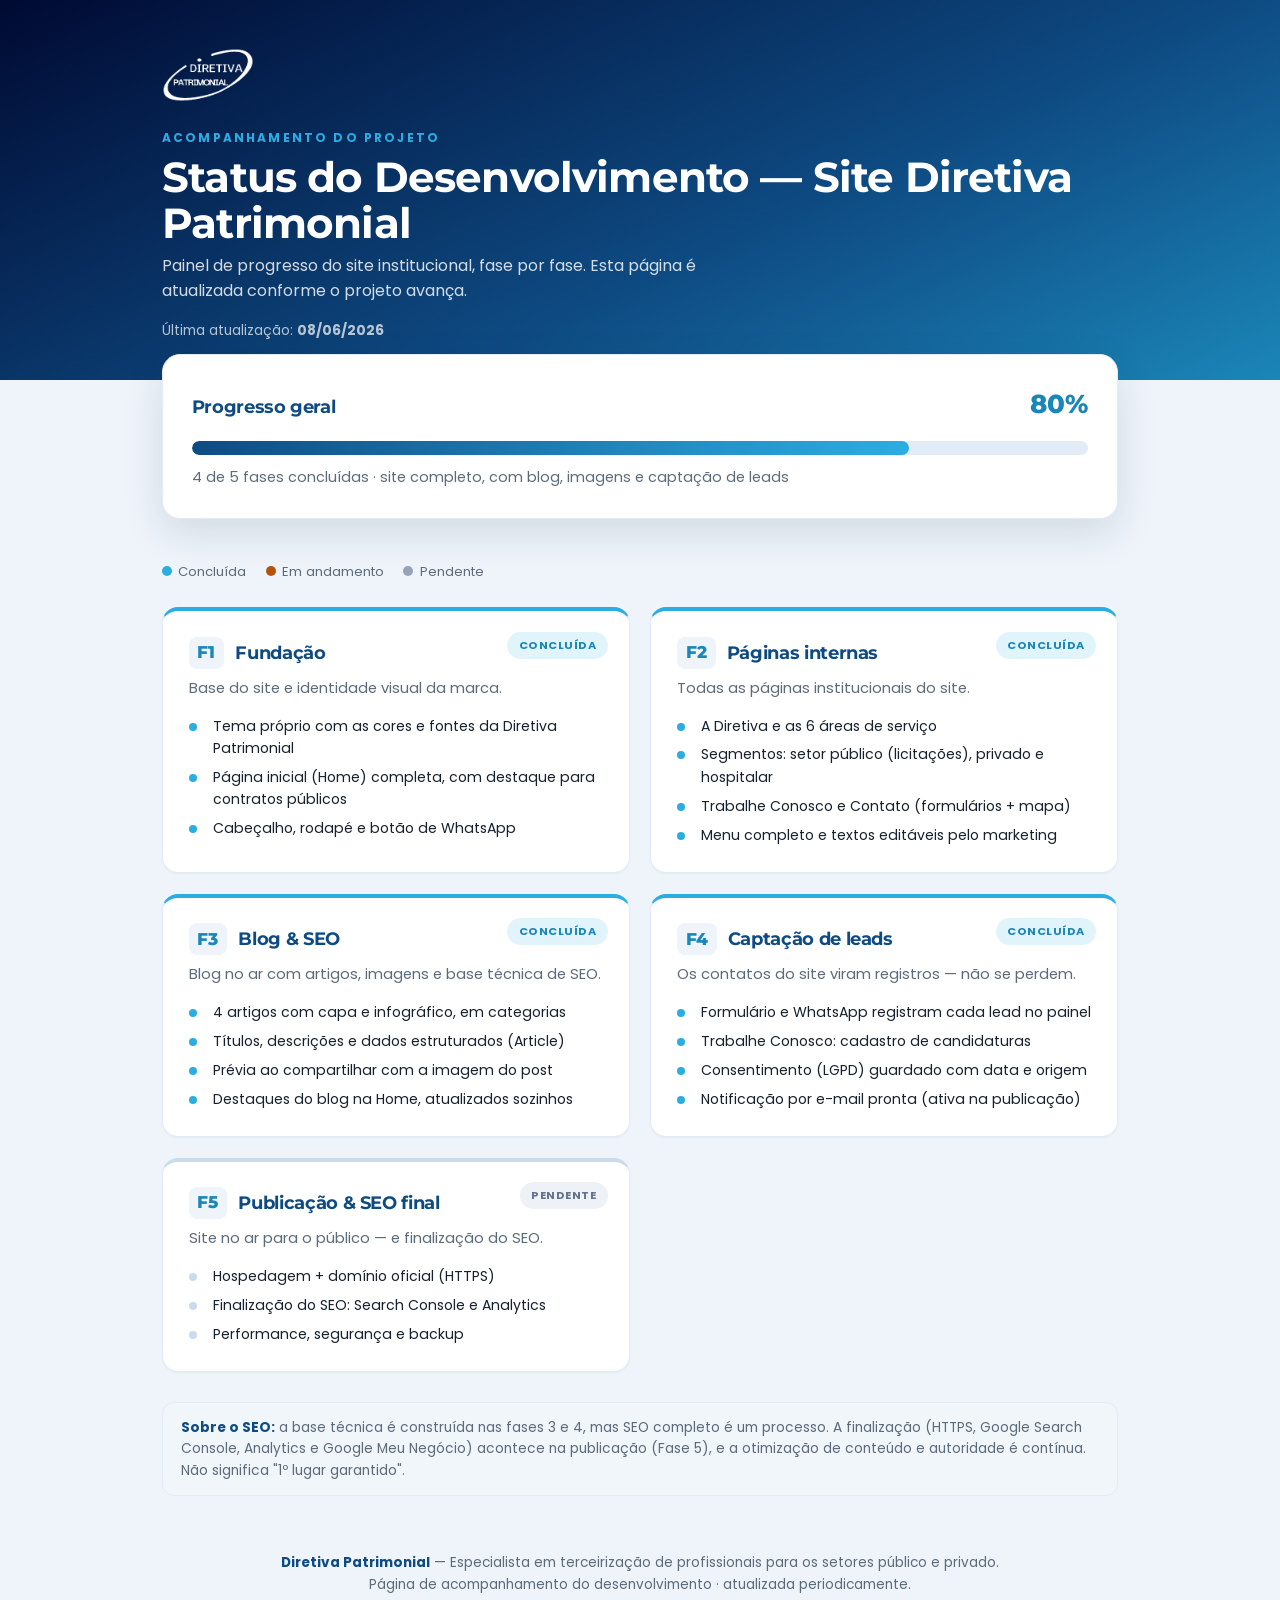
<file: index.html>
<!DOCTYPE html>
<html lang="pt-BR">
<head>
<meta charset="UTF-8" />
<meta name="viewport" content="width=device-width, initial-scale=1.0" />
<title>Status do Desenvolvimento — Site Diretiva Patrimonial</title>
<meta name="description" content="Acompanhe o andamento do desenvolvimento do site institucional da Diretiva Patrimonial." />
<meta property="og:title" content="Status do Desenvolvimento — Site Diretiva Patrimonial" />
<meta property="og:description" content="Acompanhe o andamento do projeto, fase por fase." />
<meta name="robots" content="noindex" />
<link rel="preconnect" href="https://fonts.googleapis.com" />
<link rel="preconnect" href="https://fonts.gstatic.com" crossorigin />
<link href="https://fonts.googleapis.com/css2?family=Montserrat:wght@600;700;800;900&family=Poppins:wght@400;500;600&display=swap" rel="stylesheet" />
<style>
  :root{
    --navy:#0E4B83; --navy-dark:#000A32; --cyan:#2CADE2; --cyan600:#1B86B8;
    --light:#EEF4FA; --light100:#E2ECF6; --light200:#CADCEC; --ink:#15212E; --muted:#5C6B7A; --white:#fff;
    --amber:#B45309; --gray:#94A3B8;
  }
  *{box-sizing:border-box;margin:0;padding:0;}
  body{font-family:"Poppins",system-ui,sans-serif;color:var(--ink);background:var(--light);line-height:1.6;}
  .wrap{max-width:1000px;margin:0 auto;padding:0 22px;}
  h1,h2,h3{font-family:"Montserrat",sans-serif;letter-spacing:-.02em;line-height:1.1;}

  header{background:linear-gradient(155deg,#000A32,#0E4B83 60%,#1B86B8);color:#fff;padding:3rem 0 2.4rem;}
  .brandrow{display:flex;align-items:center;gap:1rem;margin-bottom:1.6rem;}
  .brandrow img{height:54px;}
  .eyebrow{text-transform:uppercase;letter-spacing:.18em;font-size:.75rem;font-weight:700;color:var(--cyan);}
  header h1{color:#fff;font-size:clamp(1.7rem,4vw,2.6rem);margin:.5rem 0 .4rem;}
  header p{color:rgba(255,255,255,.82);max-width:560px;}
  .updated{margin-top:1rem;font-size:.85rem;color:rgba(255,255,255,.7);}

  /* Overall progress */
  .overall{background:#fff;border:1px solid var(--light100);border-radius:18px;padding:1.8rem;margin-top:-1.6rem;box-shadow:0 14px 40px rgba(8,30,55,.12);}
  .overall .top{display:flex;justify-content:space-between;align-items:baseline;flex-wrap:wrap;gap:.5rem;margin-bottom:1rem;}
  .overall h2{font-size:1.15rem;color:var(--navy);}
  .pct{font-family:"Montserrat";font-weight:800;font-size:1.6rem;color:var(--cyan600);}
  .bar{height:14px;background:var(--light100);border-radius:99px;overflow:hidden;}
  .bar > span{display:block;height:100%;width:80%;background:linear-gradient(90deg,var(--navy),var(--cyan));border-radius:99px;}
  .countline{margin-top:.7rem;font-size:.9rem;color:var(--muted);}

  section.phases{padding:2.6rem 0 1rem;}
  .legend{display:flex;gap:1.2rem;flex-wrap:wrap;font-size:.82rem;color:var(--muted);margin-bottom:1.6rem;}
  .legend span{display:inline-flex;align-items:center;gap:.4rem;}
  .dot{width:10px;height:10px;border-radius:50%;}
  .dot.done{background:var(--cyan);} .dot.doing{background:var(--amber);} .dot.todo{background:var(--gray);}

  .grid{display:grid;grid-template-columns:repeat(2,1fr);gap:1.3rem;}
  .card{background:#fff;border:1px solid var(--light100);border-radius:16px;padding:1.6rem;position:relative;box-shadow:0 1px 2px rgba(8,30,55,.05);transition:transform .25s,box-shadow .25s;}
  .card:hover{transform:translateY(-4px);box-shadow:0 14px 34px rgba(8,30,55,.12);}
  .card.done{border-top:4px solid var(--cyan);}
  .card.doing{border-top:4px solid var(--amber);}
  .card.todo{border-top:4px solid var(--light200);}
  .ph{display:flex;align-items:center;gap:.7rem;margin-bottom:.5rem;}
  .ph .num{font-family:"Montserrat";font-weight:800;font-size:1.05rem;color:var(--cyan600);background:var(--light);border-radius:8px;padding:.15rem .55rem;}
  .ph h3{font-size:1.1rem;color:var(--navy);}
  .badge{position:absolute;top:1.3rem;right:1.3rem;font-size:.7rem;font-weight:700;text-transform:uppercase;letter-spacing:.05em;padding:.28rem .7rem;border-radius:99px;}
  .badge.done{background:#E2F4FB;color:var(--cyan600);}
  .badge.doing{background:#FEF3E2;color:var(--amber);}
  .badge.todo{background:#EEF2F6;color:#64748B;}
  .card p.desc{color:var(--muted);font-size:.92rem;margin:.3rem 0 .9rem;}
  .card ul{list-style:none;display:flex;flex-direction:column;gap:.4rem;}
  .card li{font-size:.88rem;padding-left:1.5rem;position:relative;color:var(--ink);}
  .card li::before{content:"";position:absolute;left:0;top:.5rem;width:8px;height:8px;border-radius:50%;background:var(--light200);}
  .card.done li::before{background:var(--cyan);}

  footer{text-align:center;padding:2.5rem 0 3rem;color:var(--muted);font-size:.85rem;}
  footer strong{color:var(--navy);}

  @media (max-width:720px){ .grid{grid-template-columns:1fr;} }
</style>
</head>
<body>

<header>
  <div class="wrap">
    <div class="brandrow">
      <img src="assets/logo.png" alt="Diretiva Patrimonial" onerror="this.style.display='none'" />
    </div>
    <p class="eyebrow">Acompanhamento do projeto</p>
    <h1>Status do Desenvolvimento — Site Diretiva Patrimonial</h1>
    <p>Painel de progresso do site institucional, fase por fase. Esta página é atualizada conforme o projeto avança.</p>
    <p class="updated">Última atualização: <strong>08/06/2026</strong></p>
  </div>
</header>

<div class="wrap">
  <div class="overall">
    <div class="top">
      <h2>Progresso geral</h2>
      <span class="pct">80%</span>
    </div>
    <div class="bar"><span></span></div>
    <p class="countline">4 de 5 fases concluídas · site completo, com blog, imagens e captação de leads</p>
  </div>
</div>

<section class="phases">
  <div class="wrap">
    <div class="legend">
      <span><i class="dot done"></i> Concluída</span>
      <span><i class="dot doing"></i> Em andamento</span>
      <span><i class="dot todo"></i> Pendente</span>
    </div>

    <div class="grid">

      <article class="card done">
        <span class="badge done">Concluída</span>
        <div class="ph"><span class="num">F1</span><h3>Fundação</h3></div>
        <p class="desc">Base do site e identidade visual da marca.</p>
        <ul>
          <li>Tema próprio com as cores e fontes da Diretiva Patrimonial</li>
          <li>Página inicial (Home) completa, com destaque para contratos públicos</li>
          <li>Cabeçalho, rodapé e botão de WhatsApp</li>
        </ul>
      </article>

      <article class="card done">
        <span class="badge done">Concluída</span>
        <div class="ph"><span class="num">F2</span><h3>Páginas internas</h3></div>
        <p class="desc">Todas as páginas institucionais do site.</p>
        <ul>
          <li>A Diretiva e as 6 áreas de serviço</li>
          <li>Segmentos: setor público (licitações), privado e hospitalar</li>
          <li>Trabalhe Conosco e Contato (formulários + mapa)</li>
          <li>Menu completo e textos editáveis pelo marketing</li>
        </ul>
      </article>

      <article class="card done">
        <span class="badge done">Concluída</span>
        <div class="ph"><span class="num">F3</span><h3>Blog &amp; SEO</h3></div>
        <p class="desc">Blog no ar com artigos, imagens e base técnica de SEO.</p>
        <ul>
          <li>4 artigos com capa e infográfico, em categorias</li>
          <li>Títulos, descrições e dados estruturados (Article)</li>
          <li>Prévia ao compartilhar com a imagem do post</li>
          <li>Destaques do blog na Home, atualizados sozinhos</li>
        </ul>
      </article>

      <article class="card done">
        <span class="badge done">Concluída</span>
        <div class="ph"><span class="num">F4</span><h3>Captação de leads</h3></div>
        <p class="desc">Os contatos do site viram registros — não se perdem.</p>
        <ul>
          <li>Formulário e WhatsApp registram cada lead no painel</li>
          <li>Trabalhe Conosco: cadastro de candidaturas</li>
          <li>Consentimento (LGPD) guardado com data e origem</li>
          <li>Notificação por e-mail pronta (ativa na publicação)</li>
        </ul>
      </article>

      <article class="card todo">
        <span class="badge todo">Pendente</span>
        <div class="ph"><span class="num">F5</span><h3>Publicação &amp; SEO final</h3></div>
        <p class="desc">Site no ar para o público — e finalização do SEO.</p>
        <ul>
          <li>Hospedagem + domínio oficial (HTTPS)</li>
          <li>Finalização do SEO: Search Console e Analytics</li>
          <li>Performance, segurança e backup</li>
        </ul>
      </article>

    </div>

    <p style="max-width:1000px;margin:1.9rem auto 0;font-size:.86rem;color:#5C6B7A;background:#F1F6FB;border:1px solid #E2ECF6;border-radius:12px;padding:14px 18px;line-height:1.55;">
      <strong style="color:#0E4B83;">Sobre o SEO:</strong> a base técnica é construída nas fases 3 e 4, mas SEO completo é um processo. A finalização (HTTPS, Google Search Console, Analytics e Google Meu Negócio) acontece na publicação (Fase 5), e a otimização de conteúdo e autoridade é contínua. Não significa "1º lugar garantido".
    </p>
  </div>
</section>

<footer>
  <div class="wrap">
    <p><strong>Diretiva Patrimonial</strong> — Especialista em terceirização de profissionais para os setores público e privado.</p>
    <p>Página de acompanhamento do desenvolvimento · atualizada periodicamente.</p>
  </div>
</footer>

</body>
</html>
</file>
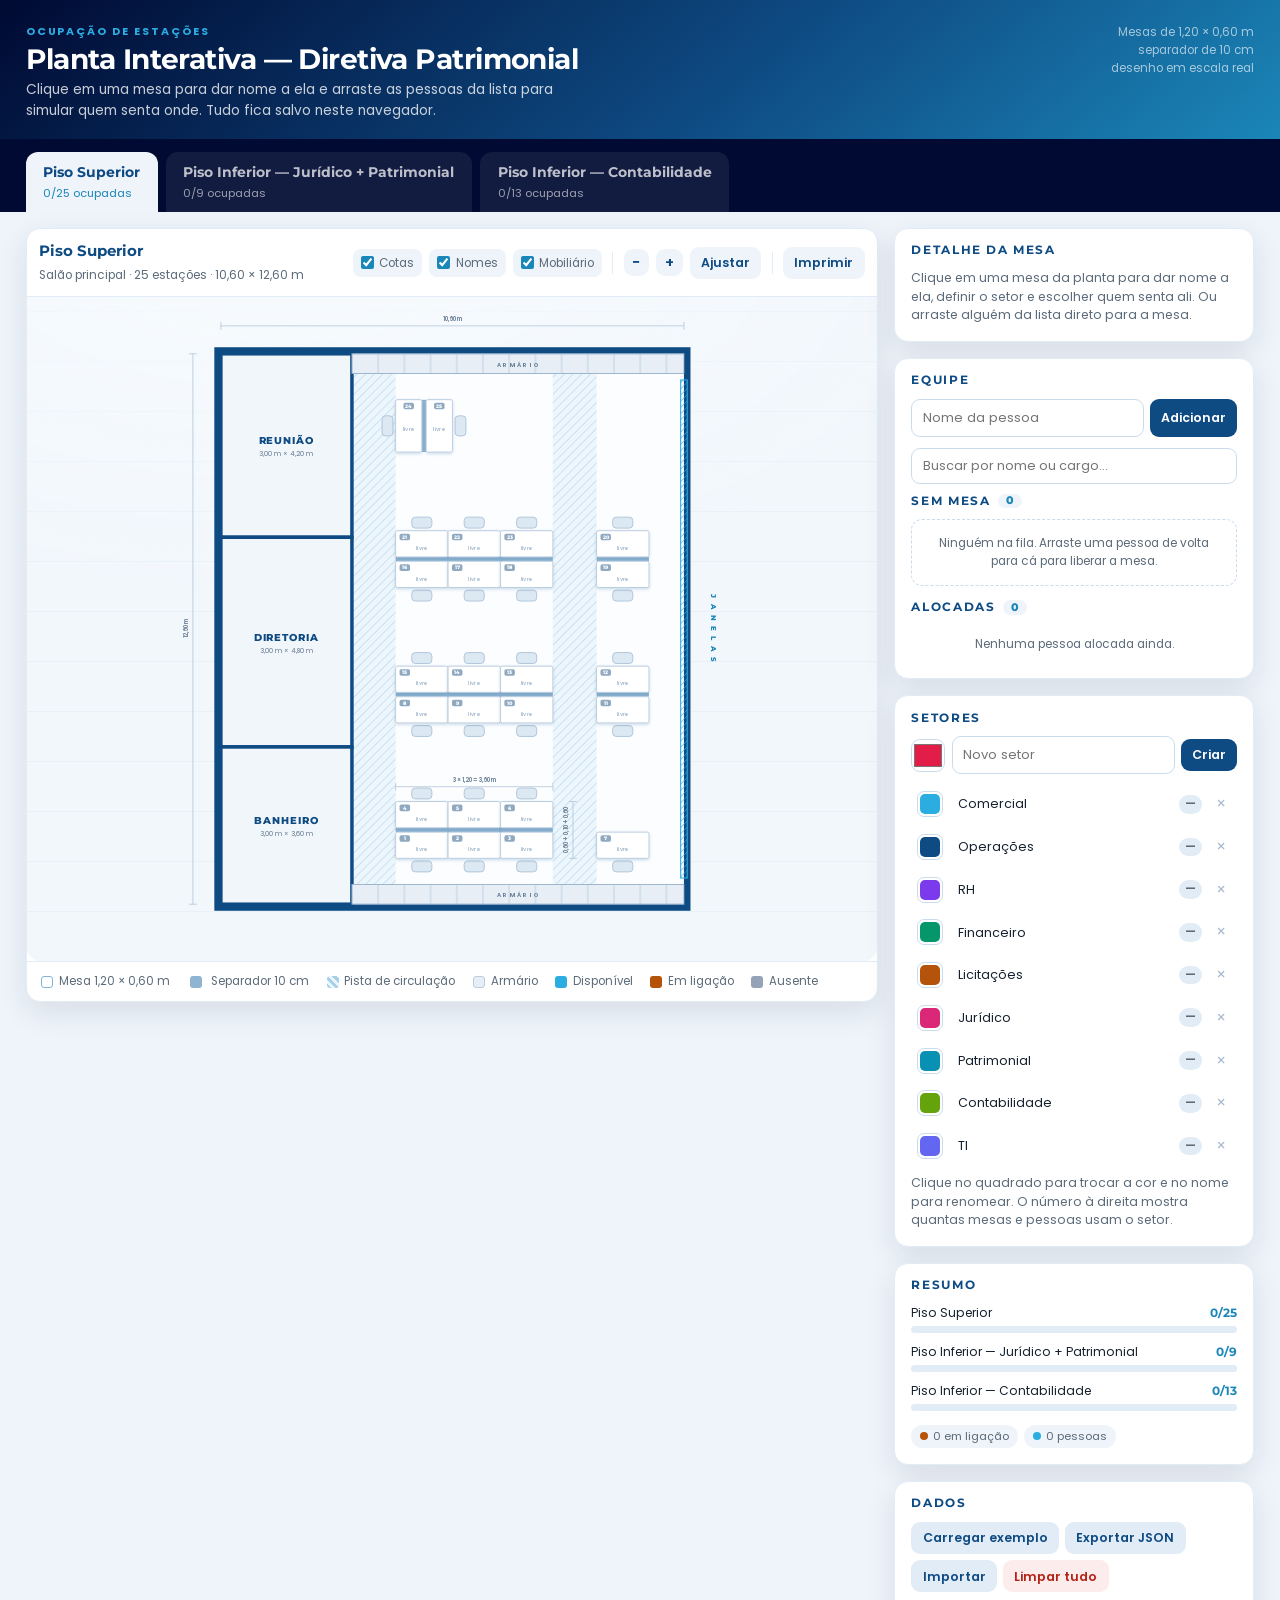
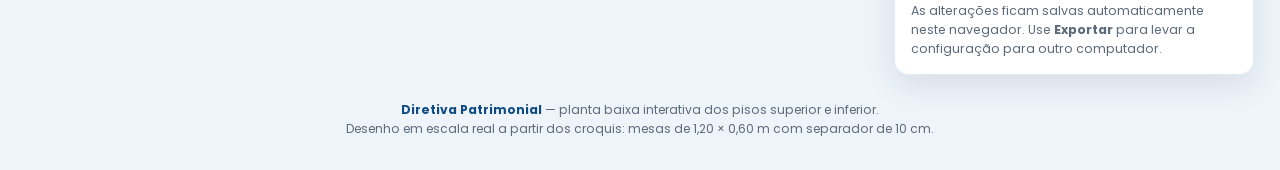
<file: planta/index.html>
<!DOCTYPE html>
<html lang="pt-BR">
<head>
<meta charset="UTF-8" />
<meta name="viewport" content="width=device-width, initial-scale=1.0" />
<title>Planta Interativa — Diretiva Patrimonial</title>
<meta name="description" content="Planta baixa interativa dos pisos da Diretiva Patrimonial: nomeie as mesas e arraste as pessoas para simular a ocupação." />
<meta name="robots" content="noindex" />
<link rel="preconnect" href="https://fonts.googleapis.com" />
<link rel="preconnect" href="https://fonts.gstatic.com" crossorigin />
<link href="https://fonts.googleapis.com/css2?family=Montserrat:wght@600;700;800&family=Poppins:wght@400;500;600&display=swap" rel="stylesheet" />
<link rel="stylesheet" href="css/base.css" />
<link rel="stylesheet" href="css/planta.css" />
<link rel="stylesheet" href="css/painel.css" />
</head>
<body>

<header class="topo">
  <div class="topo-linha">
    <div>
      <p class="eyebrow">Ocupação de estações</p>
      <h1>Planta Interativa — Diretiva Patrimonial</h1>
      <p>Clique em uma mesa para dar nome a ela e arraste as pessoas da lista para simular quem senta onde. Tudo fica salvo neste navegador.</p>
    </div>
    <div class="marca">
      Mesas de 1,20 × 0,60 m<br />separador de 10 cm<br />desenho em escala real
    </div>
  </div>
</header>

<nav class="abas" id="abas" aria-label="Ambientes"></nav>

<main class="app">

  <section class="cartao">
    <div class="impressao-cab" id="impressao-cab"></div>

    <div class="barra">
      <div class="titulo">
        <strong id="piso-nome">—</strong>
        <span id="piso-sub">—</span>
      </div>

      <label class="chk"><input type="checkbox" id="op-cotas" checked /> Cotas</label>
      <label class="chk"><input type="checkbox" id="op-nomes" checked /> Nomes</label>
      <label class="chk"><input type="checkbox" id="op-mobiliario" checked /> Mobiliário</label>

      <span class="sep"></span>
      <button class="btn btn-ic" id="zoom-menos" title="Diminuir (tecla −)" aria-label="Diminuir zoom">−</button>
      <button class="btn btn-ic" id="zoom-mais" title="Aumentar (tecla +)" aria-label="Aumentar zoom">+</button>
      <button class="btn" id="zoom-ajustar" title="Enquadrar (tecla 0)">Ajustar</button>

      <span class="sep"></span>
      <button class="btn" id="bt-imprimir" title="Imprimir ou salvar em PDF">Imprimir</button>
    </div>

    <div class="palco" id="palco"></div>

    <div class="legenda legenda-setores" id="legenda-setores" hidden></div>

    <div class="legenda">
      <span><i class="mesa-i"></i> Mesa 1,20 × 0,60 m</span>
      <span><i class="sep"></i> Separador 10 cm</span>
      <span><i class="pista"></i> Pista de circulação</span>
      <span><i class="arm"></i> Armário</span>
      <span><i style="background:#2CADE2"></i> Disponível</span>
      <span><i style="background:#B45309"></i> Em ligação</span>
      <span><i style="background:#94A3B8"></i> Ausente</span>
    </div>
  </section>

  <aside class="lateral">

    <div class="cartao bloco">
      <h2>Detalhe da mesa</h2>
      <div id="detalhe-mesa"></div>
    </div>

    <div class="cartao bloco">
      <h2>Equipe</h2>
      <form class="form-linha" id="form-pessoa">
        <input type="text" id="novo-nome" placeholder="Nome da pessoa" maxlength="34" aria-label="Nome da pessoa" />
        <button class="btn btn-pri" type="submit">Adicionar</button>
      </form>
      <input type="search" class="busca" id="busca" placeholder="Buscar por nome ou cargo…" aria-label="Buscar pessoa" />

      <h2>Sem mesa <span class="cont" id="cont-sem-mesa">0</span></h2>
      <ul class="lista dropzone" id="lista-sem-mesa" data-drop-lista></ul>

      <h2 style="margin-top:.9rem;">Alocadas <span class="cont" id="cont-com-mesa">0</span></h2>
      <ul class="lista" id="lista-com-mesa"></ul>
    </div>

    <div class="cartao bloco">
      <h2>Setores</h2>
      <form class="form-linha" id="form-setor">
        <input type="color" id="novo-setor-cor" value="#2CADE2" aria-label="Cor do novo setor" />
        <input type="text" id="novo-setor-nome" placeholder="Novo setor" maxlength="24" aria-label="Nome do novo setor" />
        <button class="btn btn-pri" type="submit">Criar</button>
      </form>
      <ul class="lista lista-setores" id="lista-setores"></ul>
      <p class="dica" style="margin-top:.55rem;">
        Clique no quadrado para trocar a cor e no nome para renomear. O número à direita
        mostra quantas mesas e pessoas usam o setor.
      </p>
    </div>

    <div class="cartao bloco">
      <h2>Resumo</h2>
      <ul class="resumo" id="resumo"></ul>
    </div>

    <div class="cartao bloco">
      <h2>Dados</h2>
      <div class="det-acoes">
        <button class="btn btn-sec" id="bt-exemplo">Carregar exemplo</button>
        <button class="btn btn-sec" id="bt-exportar">Exportar JSON</button>
        <button class="btn btn-sec" id="bt-importar">Importar</button>
        <button class="btn btn-perigo" id="bt-limpar">Limpar tudo</button>
      </div>
      <input type="file" id="arquivo" accept=".json,.txt,application/json,text/plain" hidden />
      <p class="dica" style="margin-top:.6rem;">
        As alterações ficam salvas automaticamente neste navegador. Use <strong>Exportar</strong>
        para levar a configuração para outro computador.
      </p>
    </div>

  </aside>
</main>

<footer class="rodape">
  <p><strong>Diretiva Patrimonial</strong> — planta baixa interativa dos pisos superior e inferior.</p>
  <p>Desenho em escala real a partir dos croquis: mesas de 1,20 × 0,60 m com separador de 10 cm.</p>
</footer>

<script src="js/data.pisos.js"></script>
<script src="js/store.js"></script>
<script src="js/render.plan.js"></script>
<script src="js/dragdrop.js"></script>
<script src="js/ui.dialogo.js"></script>
<script src="js/ui.setores.js"></script>
<script src="js/ui.painel.js"></script>
<script src="js/app.js"></script>
</body>
</html>
</file>
<file: planta/css/base.css>
/* =========================================================================
   base.css — variáveis, reset e estrutura da página
   ========================================================================= */
:root{
  --navy:#0E4B83; --navy-dark:#000A32; --cyan:#2CADE2; --cyan600:#1B86B8;
  --light:#EEF4FA; --light100:#E2ECF6; --light200:#CADCEC;
  --ink:#15212E; --muted:#5C6B7A; --white:#fff;
  --amber:#B45309; --gray:#94A3B8;
  --radius:14px;
  --sombra:0 10px 30px rgba(8,30,55,.10);
  --sombra-forte:0 18px 44px rgba(8,30,55,.18);
  --lateral:360px;
}

*{box-sizing:border-box;margin:0;padding:0;}
/* `display` explícito nas classes vence a regra padrão de [hidden] */
[hidden]{display:none !important;}
html,body{height:100%;}
body{
  font-family:"Poppins",system-ui,-apple-system,"Segoe UI",sans-serif;
  color:var(--ink); background:var(--light); line-height:1.55;
  -webkit-font-smoothing:antialiased;
}
h1,h2,h3{font-family:"Montserrat","Poppins",sans-serif;letter-spacing:-.02em;line-height:1.15;}
button,input,select{font:inherit;color:inherit;}
button{cursor:pointer;border:none;background:none;}

/* ------------------------------- topo ----------------------------------- */
.topo{
  background:linear-gradient(140deg,#000A32,#0E4B83 58%,#1B86B8);
  color:#fff; padding:1.5rem 1.6rem 1.1rem;
}
.topo-linha{display:flex;align-items:flex-start;gap:1.2rem;flex-wrap:wrap;}
.topo .eyebrow{
  text-transform:uppercase;letter-spacing:.18em;font-size:.68rem;font-weight:700;color:var(--cyan);
}
.topo h1{font-size:clamp(1.25rem,2.4vw,1.75rem);margin:.15rem 0 .2rem;}
.topo p{color:rgba(255,255,255,.78);font-size:.86rem;max-width:60ch;}
.topo .marca{margin-left:auto;text-align:right;font-size:.72rem;color:rgba(255,255,255,.62);}

/* ------------------------------- abas ----------------------------------- */
.abas{
  display:flex;gap:.5rem;padding:.85rem 1.6rem 0;background:var(--navy-dark);
  overflow-x:auto;scrollbar-width:thin;
}
.aba{
  flex:0 0 auto;display:flex;flex-direction:column;gap:.1rem;
  padding:.6rem 1.1rem;border-radius:12px 12px 0 0;
  background:rgba(255,255,255,.07);color:rgba(255,255,255,.72);
  transition:background .18s,color .18s;
}
.aba:hover{background:rgba(255,255,255,.14);color:#fff;}
.aba strong{font-family:"Montserrat",sans-serif;font-size:.86rem;font-weight:700;white-space:nowrap;}
.aba em{font-style:normal;font-size:.7rem;opacity:.8;}
.aba.ativa{background:var(--light);color:var(--navy);}
.aba.ativa em{color:var(--cyan600);opacity:1;}

/* ------------------------------ layout ---------------------------------- */
.app{
  display:grid;grid-template-columns:1fr var(--lateral);
  gap:1rem;padding:1rem 1.6rem 1.6rem;align-items:start;
}
@media (max-width:1080px){
  .app{grid-template-columns:1fr;}
  :root{--lateral:100%;}
}

.cartao{
  background:var(--white);border:1px solid var(--light100);
  border-radius:var(--radius);box-shadow:var(--sombra);
}

/* ---------------------------- barra de ações ---------------------------- */
.barra{
  display:flex;align-items:center;gap:.45rem;flex-wrap:wrap;
  padding:.6rem .8rem;border-bottom:1px solid var(--light100);
}
.barra .titulo{margin-right:auto;min-width:0;}
.barra .titulo strong{
  display:block;font-family:"Montserrat",sans-serif;font-size:.95rem;color:var(--navy);
  white-space:nowrap;overflow:hidden;text-overflow:ellipsis;
}
.barra .titulo span{font-size:.74rem;color:var(--muted);}

.btn{
  display:inline-flex;align-items:center;gap:.35rem;
  padding:.4rem .7rem;border-radius:9px;font-size:.78rem;font-weight:600;
  background:var(--light);color:var(--navy);transition:background .16s,transform .16s;
}
.btn:hover{background:var(--light100);}
.btn:active{transform:translateY(1px);}
.btn-pri{background:var(--navy);color:#fff;}
.btn-pri:hover{background:var(--cyan600);}
.btn-sec{background:var(--light100);color:var(--navy);}
.btn-ic{padding:.4rem .55rem;font-size:.9rem;line-height:1;}
.btn-perigo{background:#FDECEC;color:#B42318;}
.btn-perigo:hover{background:#FBDADA;}

.chk{
  display:inline-flex;align-items:center;gap:.32rem;
  font-size:.74rem;color:var(--muted);padding:.3rem .5rem;border-radius:8px;background:var(--light);
}
.chk input{accent-color:var(--cyan600);}

.sep{width:1px;height:22px;background:var(--light100);margin:0 .2rem;}

footer.rodape{
  padding:0 1.6rem 2rem;color:var(--muted);font-size:.76rem;text-align:center;
}
footer.rodape strong{color:var(--navy);}
</file>
<file: planta/css/planta.css>
/* =========================================================================
   planta.css — aparência do desenho (SVG)
   ========================================================================= */
.palco{
  position:relative;overflow:hidden;border-radius:0 0 var(--radius) var(--radius);
  background:
    radial-gradient(1200px 600px at 30% -10%, #F7FBFE 0%, transparent 60%),
    repeating-linear-gradient(0deg,#F2F7FC 0 49px,#E9F1F8 49px 50px),
    repeating-linear-gradient(90deg,#F2F7FC 0 49px,#E9F1F8 49px 50px);
  touch-action:none;cursor:grab;
  height:clamp(440px, calc(100vh - 236px), 940px);
  /* arrastar a planta move a vista — nunca seleciona os textos do desenho */
  user-select:none;-webkit-user-select:none;
  -webkit-tap-highlight-color:transparent;
}
.palco *{user-select:none;-webkit-user-select:none;}
.palco.pegando{cursor:grabbing;}
.planta-svg{display:block;width:100%;height:100%;}
@media (max-width:1080px){ .palco{height:clamp(380px, 68vh, 720px);} }

/* ------------------------------ casca ----------------------------------- */
.piso{fill:#FBFDFF;stroke:none;}
.parede{fill:none;stroke:#0E4B83;stroke-width:15;}
.parede-int{fill:#0E4B83;}
.vao{fill:#FBFDFF;}
.porta-arco{fill:none;stroke:#9DB6CC;stroke-width:2;stroke-dasharray:8 6;}
.porta-folha{stroke:#0E4B83;stroke-width:5;stroke-linecap:round;}

.sala{fill:#F1F6FB;stroke:#0E4B83;stroke-width:8;}
.sala-nome{
  font-family:"Montserrat",sans-serif;font-weight:800;font-size:22px;
  fill:#0E4B83;letter-spacing:.1em;
}
.sala-dim{font-size:15px;fill:#7C8FA3;font-weight:500;}
.armario-nome{font-size:13px;fill:#6B8299;font-weight:700;letter-spacing:.12em;}
.rot-label{
  font-family:"Montserrat",sans-serif;font-weight:800;font-size:17px;
  fill:#1B86B8;letter-spacing:.22em;
}
.zona-nome{
  font-family:"Montserrat",sans-serif;font-weight:800;font-size:19px;
  fill:#98AEC3;letter-spacing:.16em;
}
.separador{fill:#8FB4D1;}

/* ------------------------------ escada ---------------------------------- */
.escada-base{fill:#EDF3F9;stroke:#0E4B83;stroke-width:4;}
.degrau{stroke:#8FA9C0;stroke-width:2.5;}
.escada-nome{
  font-family:"Montserrat",sans-serif;font-weight:800;font-size:16px;
  fill:#5F7B94;letter-spacing:.14em;
}

/* ------------------------------ cotas ----------------------------------- */
.cotas line{stroke:#A9BDD1;stroke-width:1.6;}
.cota-txt{font-size:14px;fill:#6E8298;font-weight:600;}
.legenda-mini{font-size:12px;fill:#8AA0B5;font-weight:700;letter-spacing:.1em;}

/* ------------------------------ mesas ----------------------------------- */
.mesa{cursor:pointer;}
.mesa-tampo{fill:#FFFFFF;stroke:#B9CEE1;stroke-width:2.2;}
.mesa.ocupada .mesa-tampo{fill:#F7FBFE;stroke:#7FB4D8;stroke-width:2.6;}
.mesa-alvo{fill:transparent;stroke:none;}
.cadeira{fill:#DCE8F2;stroke:#A9C2D8;stroke-width:2;}
.mesa.ocupada .cadeira{fill:#C3DCEF;stroke:#7FB4D8;}

.mesa-num-bg{fill:#0E4B83;}
.mesa.vaga .mesa-num-bg{fill:#8FA9C0;}
.mesa-num{font-family:"Montserrat",sans-serif;font-weight:800;font-size:11px;fill:#fff;}
.mesa-nome{font-size:10.5px;fill:#5C6B7A;font-weight:600;}
.mesa-livre{font-size:12px;fill:#A9BDD1;font-weight:600;letter-spacing:.08em;}

.avatar{stroke:#fff;stroke-width:2.5;}
.avatar-txt{font-family:"Montserrat",sans-serif;font-weight:800;font-size:12px;fill:#fff;}
.pessoa-nome{font-family:"Montserrat",sans-serif;font-weight:700;font-size:12.5px;fill:#15212E;}
.pessoa-cargo{font-size:10px;fill:#7C8FA3;}
.farol{stroke:#fff;stroke-width:2;}
.farol.pulsa{animation:pulsa 1.25s ease-in-out infinite;transform-origin:center;transform-box:fill-box;}
@keyframes pulsa{
  0%,100%{opacity:1;r:6;}
  50%{opacity:.45;r:8.5;}
}

/* estados de interação */
.mesa:hover .mesa-tampo{stroke:#2CADE2;stroke-width:3.4;}
.mesa:focus{outline:none;}
.mesa:focus-visible .mesa-tampo{stroke:#0E4B83;stroke-width:4;}
.mesa.selecionada .mesa-tampo{stroke:#0E4B83;stroke-width:4.5;fill:#EFF7FD;}
.mesa.alvo-ativo .mesa-tampo{
  stroke:#2CADE2;stroke-width:5;fill:#E4F4FC;filter:url(#f-alvo);
}
.mesa.origem-arrasto{opacity:.42;}

body.arrastando .mesa .mesa-tampo{stroke-dasharray:9 6;}
body.arrastando .palco{cursor:grabbing;}

/* ------------------------------ legenda --------------------------------- */
.legenda{
  display:flex;flex-wrap:wrap;gap:.5rem 1.1rem;padding:.65rem .9rem;
  border-top:1px solid var(--light100);font-size:.72rem;color:var(--muted);
}
.legenda span{display:inline-flex;align-items:center;gap:.35rem;}
.legenda i{width:12px;height:12px;border-radius:3px;display:inline-block;}
.legenda i.pista{background:repeating-linear-gradient(45deg,#A6D0E8 0 3px,#E9F4FB 3px 6px);}
.legenda i.arm{background:#E7EEF6;border:1px solid #B9CDE0;}
.legenda i.sep{background:#8FB4D1;}
.legenda i.mesa-i{background:#fff;border:1.5px solid #7FB4D8;}

.legenda-setores{padding-bottom:.15rem;}
.legenda-setores .legenda-tit{
  font-weight:700;color:var(--navy);text-transform:uppercase;
  letter-spacing:.1em;font-size:.66rem;
}
.legenda-setores i{border-radius:4px;}
.legenda-setores b{
  font-variant-numeric:tabular-nums;color:var(--navy);
  background:var(--light);border-radius:99px;padding:0 .35rem;font-size:.66rem;
}

/* ------------------------------ impressão -------------------------------- */
.impressao-cab{display:none;}

@media print{
  @page{margin:12mm;}
  .topo,.abas,.lateral,.rodape,.dialogo,
  .barra .btn,.barra .chk,.sep{display:none !important;}

  html,body{background:#fff;}
  .app{display:block;padding:0;}
  .cartao{border:none;box-shadow:none;}
  .barra{border:none;padding:0 0 4mm;}

  /* o palco tem altura fixa na tela; no papel ele solta e o desenho vai inteiro */
  .palco{
    height:auto !important;overflow:visible;background:#fff;border:none;border-radius:0;
  }
  .planta-svg{width:100%;height:auto;}

  .impressao-cab{
    display:block;margin-bottom:4mm;padding-bottom:2mm;
    border-bottom:1.5px solid #0E4B83;
  }
  .impressao-cab strong{font-family:"Montserrat",sans-serif;font-size:12pt;color:#0E4B83;}
  .impressao-cab span{display:block;font-size:8.5pt;color:#5C6B7A;}

  .legenda{border:none;padding:3mm 0 0;font-size:8pt;break-inside:avoid;}
  .legenda-setores{padding-bottom:1mm;}
}
</file>
<file: planta/css/painel.css>
/* =========================================================================
   painel.css — barra lateral (equipe, resumo, detalhe da mesa) e arrasto
   ========================================================================= */
.lateral{display:flex;flex-direction:column;gap:1rem;position:sticky;top:1rem;}
@media (max-width:1080px){ .lateral{position:static;} }

.bloco{padding:.9rem 1rem 1rem;}
.bloco h2{
  font-size:.78rem;text-transform:uppercase;letter-spacing:.13em;
  color:var(--navy);margin-bottom:.7rem;display:flex;align-items:center;gap:.45rem;
}
.bloco h2 .cont{
  background:var(--light);color:var(--cyan600);border-radius:99px;
  padding:.05rem .5rem;font-size:.7rem;font-weight:800;letter-spacing:0;
}
.bloco h2 .cont.alt{margin-left:auto;}

/* ------------------------------ formulário ------------------------------- */
.form-linha{display:flex;gap:.4rem;margin-bottom:.7rem;}
.form-linha input{
  flex:1;min-width:0;padding:.48rem .65rem;border:1px solid var(--light200);
  border-radius:9px;font-size:.82rem;background:#fff;
}
.form-linha input:focus{outline:2px solid var(--cyan);outline-offset:-1px;border-color:transparent;}

.busca{
  width:100%;padding:.45rem .65rem;border:1px solid var(--light200);border-radius:9px;
  font-size:.8rem;margin-bottom:.6rem;background:#fff;
}
.busca:focus{outline:2px solid var(--cyan);outline-offset:-1px;}

/* ------------------------------ chips ------------------------------------ */
.lista{list-style:none;display:flex;flex-direction:column;gap:.35rem;}
.lista.dropzone{
  min-height:56px;border:1.5px dashed var(--light200);border-radius:11px;padding:.35rem;
  transition:border-color .18s,background .18s;
}
.lista.dropzone.alvo-ativo{border-color:var(--cyan);background:#EAF6FD;}

.chip{
  display:flex;align-items:center;gap:.55rem;padding:.4rem .5rem;
  background:#fff;border:1px solid var(--light100);border-radius:10px;
  cursor:grab;user-select:none;transition:box-shadow .16s,transform .16s,border-color .16s;
}
.chip:hover{box-shadow:var(--sombra);border-color:var(--light200);transform:translateX(2px);}
.chip:active{cursor:grabbing;}
.chip-alocada{background:#F7FAFD;}

.chip-av{
  flex:0 0 auto;width:30px;height:30px;border-radius:50%;color:#fff;
  display:grid;place-items:center;font-family:"Montserrat",sans-serif;
  font-weight:800;font-size:.72rem;
}
.chip-txt{flex:1;min-width:0;display:flex;flex-direction:column;line-height:1.25;}
.chip-txt strong{font-size:.8rem;font-weight:600;white-space:nowrap;overflow:hidden;text-overflow:ellipsis;}
.chip-txt em{font-style:normal;font-size:.68rem;color:var(--muted);}
.chip-onde{font-size:.66rem;color:var(--cyan600);font-weight:600;}
.chip-status{flex:0 0 auto;width:9px;height:9px;border-radius:50%;}
.chip-x{
  flex:0 0 auto;width:22px;height:22px;border-radius:6px;color:#A9BDD1;
  font-size:1rem;line-height:1;display:grid;place-items:center;
}
.chip-x:hover{background:#FDECEC;color:#B42318;}

.vazio{
  font-size:.74rem;color:var(--muted);padding:.6rem .5rem;text-align:center;line-height:1.45;
}

/* ------------------------------ resumo ----------------------------------- */
.resumo{list-style:none;display:flex;flex-direction:column;gap:.6rem;}
.res-top{display:flex;justify-content:space-between;font-size:.76rem;margin-bottom:.22rem;}
.res-top b{color:var(--cyan600);font-family:"Montserrat",sans-serif;}
.res-bar{height:7px;background:var(--light100);border-radius:99px;overflow:hidden;}
.res-bar span{display:block;height:100%;background:linear-gradient(90deg,var(--navy),var(--cyan));}
.res-tags{display:flex;gap:.4rem;flex-wrap:wrap;padding-top:.25rem;}
.tag{
  display:inline-flex;align-items:center;gap:.3rem;font-size:.7rem;color:var(--muted);
  background:var(--light);border-radius:99px;padding:.18rem .55rem;
}
.tag i{width:8px;height:8px;border-radius:50%;}

/* ------------------------------ detalhe ---------------------------------- */
.dica{font-size:.78rem;color:var(--muted);line-height:1.5;}
.det-cab{display:flex;align-items:flex-start;gap:.6rem;margin-bottom:.8rem;}
.det-num{
  flex:0 0 auto;width:34px;height:34px;border-radius:9px;background:var(--navy);color:#fff;
  display:grid;place-items:center;font-family:"Montserrat",sans-serif;font-weight:800;font-size:.9rem;
}
.det-cab strong{display:block;font-size:.9rem;color:var(--navy);font-family:"Montserrat",sans-serif;}
.det-cab em{font-style:normal;font-size:.68rem;color:var(--muted);}
.det-fechar{
  margin-left:auto;width:26px;height:26px;border-radius:7px;color:var(--muted);font-size:1.1rem;
}
.det-fechar:hover{background:var(--light);color:var(--ink);}

.cmp{display:block;font-size:.7rem;color:var(--muted);font-weight:600;margin-bottom:.55rem;}
.cmp input,.cmp select{
  display:block;width:100%;margin-top:.18rem;padding:.45rem .6rem;
  border:1px solid var(--light200);border-radius:9px;font-size:.82rem;background:#fff;
}
.cmp input:focus,.cmp select:focus{outline:2px solid var(--cyan);outline-offset:-1px;}

.det-acoes{display:flex;gap:.4rem;flex-wrap:wrap;margin-top:.55rem;}

/* ------------------------------ setores ---------------------------------- */
.lista-setores{gap:.28rem;}
.setor-item{
  display:flex;align-items:center;gap:.45rem;padding:.22rem .3rem;
  border:1px solid transparent;border-radius:9px;
}
.setor-item:hover{background:var(--light);border-color:var(--light100);}
.setor-cor{
  flex:0 0 auto;width:26px;height:26px;padding:0;border:1px solid var(--light200);
  border-radius:7px;background:none;cursor:pointer;
}
.setor-cor::-webkit-color-swatch-wrapper{padding:2px;}
.setor-cor::-webkit-color-swatch{border:none;border-radius:5px;}
.setor-cor::-moz-color-swatch{border:none;border-radius:5px;}
.setor-nome{
  flex:1;min-width:0;padding:.24rem .4rem;font-size:.79rem;
  border:1px solid transparent;border-radius:7px;background:transparent;color:var(--ink);
}
.setor-nome:hover{border-color:var(--light200);}
.setor-nome:focus{outline:2px solid var(--cyan);outline-offset:-1px;background:var(--white);}
.setor-uso{
  flex:0 0 auto;min-width:22px;text-align:center;font-size:.68rem;font-weight:700;
  color:var(--muted);background:var(--light100);border-radius:99px;padding:.06rem .38rem;
  font-variant-numeric:tabular-nums;
}
#form-setor{align-items:center;}
#novo-setor-cor{
  flex:0 0 auto;width:34px;height:33px;padding:0;border:1px solid var(--light200);
  border-radius:9px;background:none;cursor:pointer;
}

/* ------------------------------ diálogo ---------------------------------- */
.dialogo{
  /* o reset `*{margin:0}` anula o margin:auto do navegador, que é o que centraliza */
  margin:auto;
  border:none;border-radius:14px;padding:1.15rem 1.25rem 1rem;
  max-width:min(38rem,calc(100vw - 2rem));max-height:calc(100vh - 3rem);overflow:auto;
  background:var(--white);color:var(--ink);box-shadow:var(--sombra-forte);
}
.dialogo::backdrop{background:rgba(8,20,34,.55);}
.dialogo-tit{font-size:1rem;color:var(--navy);margin-bottom:.4rem;}
.dialogo-txt{font-size:.84rem;line-height:1.55;color:var(--muted);margin-bottom:.9rem;}
.dialogo-html{margin-bottom:.7rem;}
.previa-planta{
  display:block;width:100%;height:auto;max-height:52vh;object-fit:contain;
  background:#fff;border:1px solid var(--light200);border-radius:10px;
}
.dialogo-campos{margin-bottom:.4rem;}
.dialogo-campos textarea{
  display:block;width:100%;margin-top:.18rem;padding:.5rem .6rem;
  border:1px solid var(--light200);border-radius:9px;background:var(--white);color:var(--ink);
  font-family:ui-monospace,SFMono-Regular,Menlo,Consolas,monospace;font-size:.72rem;
  line-height:1.45;resize:vertical;
}
.dialogo-campos textarea:focus,
.dialogo-campos input:focus,
.dialogo-campos select:focus{outline:2px solid var(--cyan);outline-offset:-1px;}
.dialogo-campos .campo-erro{border-color:#DC2626;outline-color:#DC2626;}
.cmp-cor input{width:56px;height:34px;padding:0;border-radius:9px;cursor:pointer;}
.dialogo-acoes{display:flex;gap:.5rem;justify-content:flex-end;align-items:center;flex-wrap:wrap;}
.dialogo-extras{display:flex;gap:.5rem;margin-right:auto;}
.dialogo-acoes .btn{padding:.45rem .9rem;}
.dialogo-acoes .btn:focus-visible{outline:2px solid var(--cyan);outline-offset:2px;}
@media (max-width:520px){
  .dialogo-extras{margin-right:0;width:100%;}
  .dialogo-acoes{justify-content:stretch;}
  .dialogo-acoes .btn{flex:1;justify-content:center;}
}

/* ------------------------------ fantasma --------------------------------- */
.ghost{
  position:fixed;top:0;left:0;z-index:9999;pointer-events:none;
  display:flex;align-items:center;gap:.45rem;
  padding:.32rem .6rem .32rem .32rem;background:#fff;border-radius:99px;
  box-shadow:var(--sombra-forte);border:1.5px solid var(--cyan);
}
.ghost-av{
  width:26px;height:26px;border-radius:50%;color:#fff;display:grid;place-items:center;
  font-family:"Montserrat",sans-serif;font-weight:800;font-size:.68rem;
}
.ghost-nome{font-size:.78rem;font-weight:600;white-space:nowrap;}
body.arrastando{cursor:grabbing;user-select:none;}
</file>
